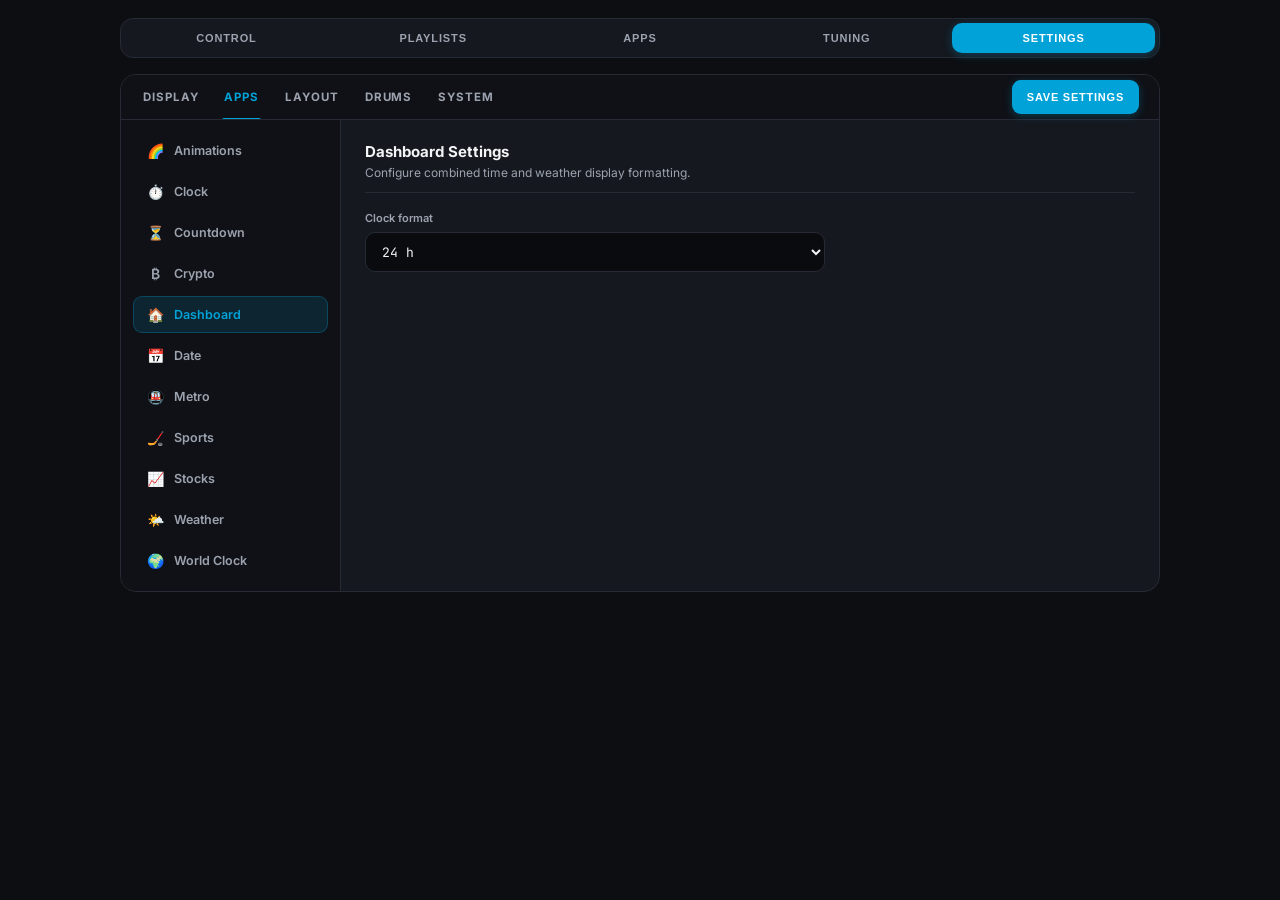
<file: mock.html>
<!DOCTYPE html>
<html lang="en" data-theme="dark">
<head>
  <meta charset="UTF-8" />
  <meta name="viewport" content="width=device-width, initial-scale=1.0" />
  <title>SPLIT-FLAP OS — Sub-Navigation Redesign</title>
  <link href="https://fonts.googleapis.com/css2?family=Inter:wght@400;500;600;700&family=JetBrains+Mono:wght@500;700&display=swap" rel="stylesheet">
  <style>
    :root, [data-theme="light"] {
      --sf-bg-canvas: #f4f6f8;
      --sf-bg-panel: #ffffff;
      --sf-bg-recessed: #f1f3f5;
      --sf-bg-input: #f9fafb;
      --sf-border: #e2e6ea;
      --sf-text-primary: #111827;
      --sf-text-secondary: #4b5563;
      --sf-text-muted: #6b7280;
      --sf-accent: #0095c8;
      --sf-accent-soft: rgba(0, 149, 200, 0.10);
      --sf-accent-glow: rgba(0, 149, 200, 0.25);
    }

    [data-theme="dark"] {
      --sf-bg-canvas: #0c0e12;
      --sf-bg-panel: #15181e;
      --sf-bg-recessed: #0f1116;
      --sf-bg-input: #0a0b0e;
      --sf-border: #252a34;
      --sf-text-primary: #f3f4f6;
      --sf-text-secondary: #9ca3af;
      --sf-text-muted: #6b7280;
      --sf-accent: #00a2d8;
      --sf-accent-soft: rgba(0, 162, 216, 0.14);
      --sf-accent-glow: rgba(0, 162, 216, 0.30);
    }

    * { box-sizing: border-box; }

    body {
      margin: 0;
      padding: 18px 16px 40px;
      font-family: 'Inter', sans-serif;
      background: var(--sf-bg-canvas);
      color: var(--sf-text-primary);
    }

    .sf-container {
      max-width: 1040px;
      margin: 0 auto;
      display: flex;
      flex-direction: column;
      gap: 16px;
    }

    /* ── LEVEL 1: PRIMARY PILL TABS (UNCHANGED) ── */
    .sf-tabs {
      background: var(--sf-bg-panel);
      border: 1px solid var(--sf-border);
      border-radius: 13px;
      padding: 4px;
      display: grid;
      grid-template-columns: repeat(5, 1fr);
      gap: 4px;
    }

    .sf-tab {
      border: none;
      background: transparent;
      color: var(--sf-text-secondary);
      padding: 9px 8px;
      border-radius: 10px;
      font-size: 11px;
      font-weight: 700;
      letter-spacing: 0.08em;
      text-transform: uppercase;
      cursor: pointer;
    }

    .sf-tab.active {
      background: var(--sf-accent);
      color: #fff;
      box-shadow: 0 2px 10px var(--sf-accent-glow);
    }

    /* ── SETTINGS CARD CONTAINER ── */
    .sf-panel {
      background: var(--sf-bg-panel);
      border: 1px solid var(--sf-border);
      border-radius: 16px;
      overflow: hidden;
    }

    /* ── LEVEL 2: UNDERLINE SUB-TABS + SAVE ACTION IN HEADER ── */
    .sf-subnav-bar {
      display: flex;
      align-items: center;
      justify-content: space-between;
      gap: 16px;
      padding: 0 20px;
      border-bottom: 1px solid var(--sf-border);
      background: var(--sf-bg-recessed);
      flex-wrap: wrap;
    }

    .sf-subtabs {
      display: flex;
      align-items: center;
      gap: 22px;
      overflow-x: auto;
    }

    .sf-subtab {
      position: relative;
      border: none;
      background: transparent;
      color: var(--sf-text-secondary);
      padding: 15px 2px;
      font-family: inherit;
      font-size: 11.5px;
      font-weight: 700;
      letter-spacing: 0.08em;
      text-transform: uppercase;
      cursor: pointer;
      white-space: nowrap;
      transition: color 0.15s ease;
    }

    .sf-subtab:hover {
      color: var(--sf-text-primary);
    }

    .sf-subtab.active {
      color: var(--sf-accent);
    }

    .sf-subtab.active::after {
      content: "";
      position: absolute;
      left: 0;
      right: 0;
      bottom: -1px;
      height: 2.5px;
      border-radius: 2px 2px 0 0;
      background: var(--sf-accent);
    }

    .sf-save-btn {
      height: 34px;
      padding: 0 15px;
      border-radius: 9px;
      border: none;
      background: var(--sf-accent);
      color: #fff;
      font-size: 11px;
      font-weight: 700;
      letter-spacing: 0.07em;
      text-transform: uppercase;
      cursor: pointer;
      box-shadow: 0 2px 8px var(--sf-accent-glow);
    }

    /* ── LEVEL 3: MASTER-DETAIL APP SETTINGS SPLIT ── */
    .sf-split-body {
      display: grid;
      grid-template-columns: 220px 1fr;
      min-height: 320px;
    }

    @media (max-width: 700px) {
      .sf-split-body { grid-template-columns: 1fr; }
    }

    .sf-app-sidebar {
      border-right: 1px solid var(--sf-border);
      background: var(--sf-bg-recessed);
      padding: 12px;
      display: flex;
      flex-direction: column;
      gap: 4px;
    }

    @media (max-width: 700px) {
      .sf-app-sidebar {
        border-right: none;
        border-bottom: 1px solid var(--sf-border);
        flex-direction: row;
        overflow-x: auto;
      }
    }

    .sf-app-item {
      display: flex;
      align-items: center;
      gap: 10px;
      width: 100%;
      padding: 9px 12px;
      border: 1px solid transparent;
      border-radius: 9px;
      background: transparent;
      color: var(--sf-text-secondary);
      font-family: inherit;
      font-size: 12.5px;
      font-weight: 600;
      text-align: left;
      cursor: pointer;
      white-space: nowrap;
      transition: all 0.14s ease;
    }

    .sf-app-item:hover:not(.active) {
      background: rgba(255, 255, 255, 0.04);
      color: var(--sf-text-primary);
    }

    .sf-app-item.active {
      background: var(--sf-accent-soft);
      color: var(--sf-accent);
      border-color: rgba(0, 162, 216, 0.28);
    }

    .sf-app-icon {
      width: 18px;
      text-align: center;
      font-size: 14px;
    }

    /* Right Form Pane */
    .sf-form-pane {
      padding: 22px 24px;
      display: flex;
      flex-direction: column;
      gap: 18px;
    }

    .sf-pane-header {
      border-bottom: 1px solid var(--sf-border);
      padding-bottom: 12px;
    }

    .sf-pane-title {
      margin: 0;
      font-size: 15px;
      font-weight: 700;
    }

    .sf-pane-desc {
      margin: 4px 0 0;
      font-size: 12px;
      color: var(--sf-text-secondary);
    }

    .sf-field {
      display: flex;
      flex-direction: column;
      gap: 7px;
      max-width: 460px;
    }

    .sf-label {
      font-size: 11px;
      font-weight: 600;
      color: var(--sf-text-secondary);
    }

    .sf-select {
      height: 40px;
      border-radius: 10px;
      border: 1px solid var(--sf-border);
      background: var(--sf-bg-input);
      padding: 0 12px;
      font-family: 'JetBrains Mono', monospace;
      font-size: 13px;
      color: var(--sf-text-primary);
    }
  </style>
</head>
<body>
  <div class="sf-container">
    <!-- Level 1: Primary Tabs -->
    <nav class="sf-tabs">
      <button class="sf-tab">CONTROL</button>
      <button class="sf-tab">PLAYLISTS</button>
      <button class="sf-tab">APPS</button>
      <button class="sf-tab">TUNING</button>
      <button class="sf-tab active">SETTINGS</button>
    </nav>

    <!-- Settings Panel -->
    <section class="sf-panel">
      <!-- Level 2: Clean Underline Sub-Tabs + Save Button -->
      <div class="sf-subnav-bar">
        <div class="sf-subtabs">
          <button class="sf-subtab" onclick="setSub(this)">DISPLAY</button>
          <button class="sf-subtab active" onclick="setSub(this)">APPS</button>
          <button class="sf-subtab" onclick="setSub(this)">LAYOUT</button>
          <button class="sf-subtab" onclick="setSub(this)">DRUMS</button>
          <button class="sf-subtab" onclick="setSub(this)">SYSTEM</button>
        </div>
        <button class="sf-save-btn">SAVE SETTINGS</button>
      </div>

      <!-- Level 3: Vertical App Rail + Config Form -->
      <div class="sf-split-body">
        <aside class="sf-app-sidebar">
          <button class="sf-app-item" onclick="setApp(this, 'Animations')"><span class="sf-app-icon">🌈</span>Animations</button>
          <button class="sf-app-item" onclick="setApp(this, 'Clock')"><span class="sf-app-icon">⏱️</span>Clock</button>
          <button class="sf-app-item" onclick="setApp(this, 'Countdown')"><span class="sf-app-icon">⏳</span>Countdown</button>
          <button class="sf-app-item" onclick="setApp(this, 'Crypto')"><span class="sf-app-icon">₿</span>Crypto</button>
          <button class="sf-app-item active" onclick="setApp(this, 'Dashboard')"><span class="sf-app-icon">🏠</span>Dashboard</button>
          <button class="sf-app-item" onclick="setApp(this, 'Date')"><span class="sf-app-icon">📅</span>Date</button>
          <button class="sf-app-item" onclick="setApp(this, 'Metro')"><span class="sf-app-icon">🚇</span>Metro</button>
          <button class="sf-app-item" onclick="setApp(this, 'Sports')"><span class="sf-app-icon">🏒</span>Sports</button>
          <button class="sf-app-item" onclick="setApp(this, 'Stocks')"><span class="sf-app-icon">📈</span>Stocks</button>
          <button class="sf-app-item" onclick="setApp(this, 'Weather')"><span class="sf-app-icon">🌤️</span>Weather</button>
          <button class="sf-app-item" onclick="setApp(this, 'World Clock')"><span class="sf-app-icon">🌍</span>World Clock</button>
        </aside>

        <div class="sf-form-pane">
          <div class="sf-pane-header">
            <h3 class="sf-pane-title" id="appTitle">Dashboard Settings</h3>
            <p class="sf-pane-desc">Configure combined time and weather display formatting.</p>
          </div>

          <div class="sf-field">
            <label class="sf-label">Clock format</label>
            <select class="sf-select">
              <option>12 h</option>
              <option selected>24 h</option>
            </select>
          </div>
        </div>
      </div>
    </section>
  </div>

  <script>
    function setSub(btn) {
      document.querySelectorAll('.sf-subtab').forEach(b => b.classList.remove('active'));
      btn.classList.add('active');
    }
    function setApp(btn, name) {
      document.querySelectorAll('.sf-app-item').forEach(b => b.classList.remove('active'));
      btn.classList.add('active');
      document.getElementById('appTitle').textContent = `${name} Settings`;
    }
  </script>
</body>
</html>
</file>
